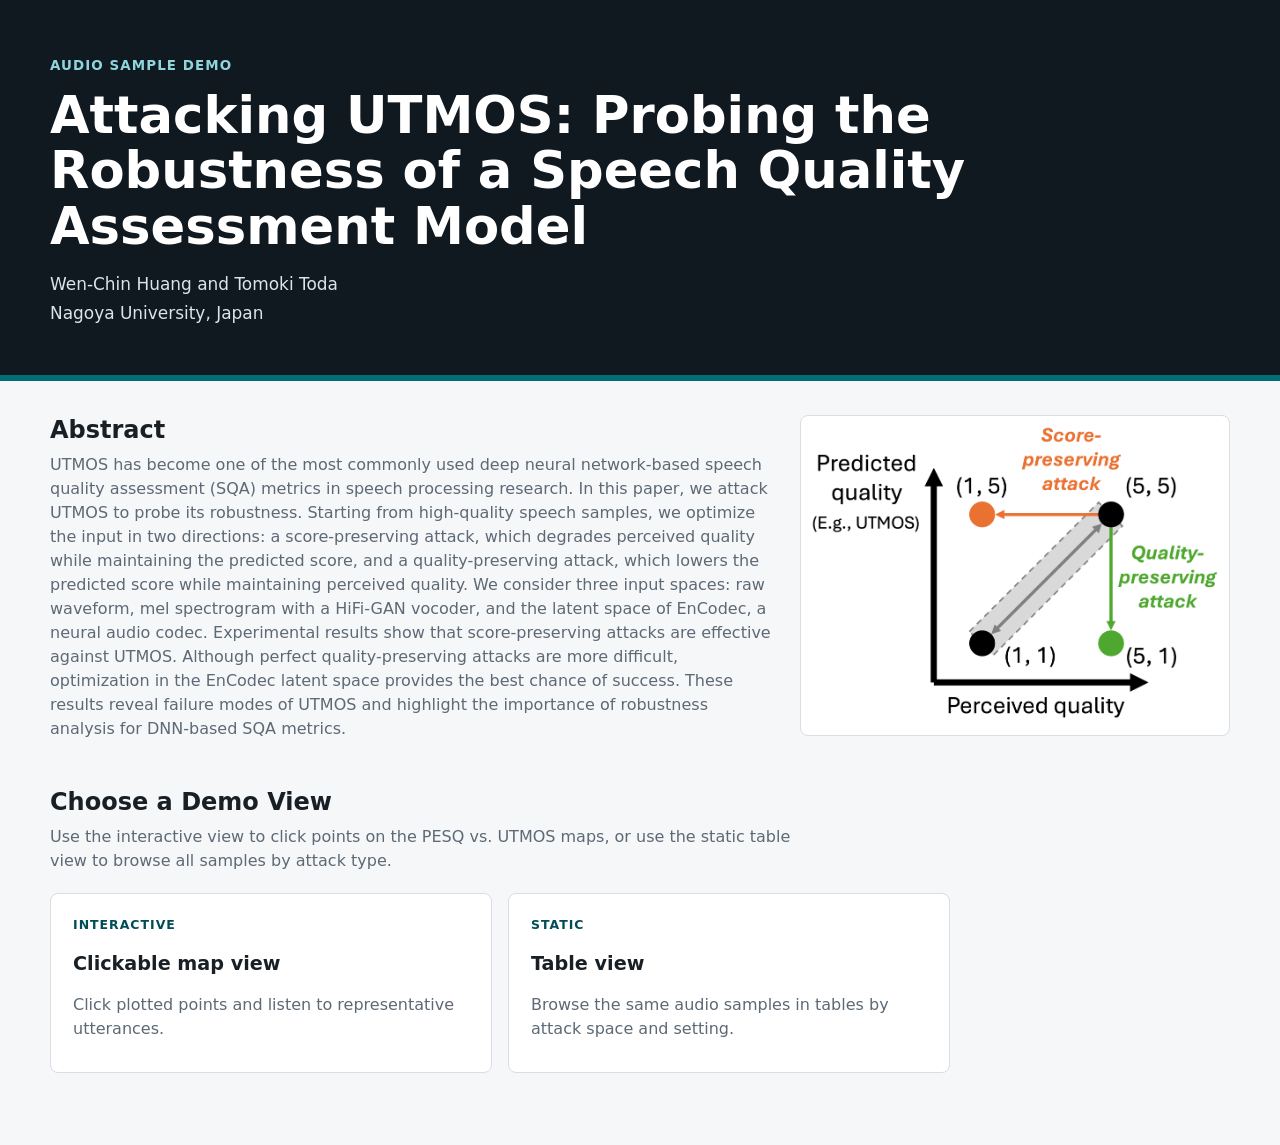
<file: index.html>
<!doctype html>
<html lang="en">
  <head>
    <meta charset="utf-8">
    <meta name="viewport" content="width=device-width, initial-scale=1">
    <title>Attacking UTMOS Audio Demo</title>
    <link rel="stylesheet" href="styles.css">
  </head>
  <body class="entry-page">
    <header class="site-header">
      <div class="container">
        <p class="eyebrow">Audio sample demo</p>
        <h1>Attacking UTMOS: Probing the Robustness of a Speech Quality Assessment Model</h1>
        <p class="authors">Wen-Chin Huang and Tomoki Toda</p>
        <p class="affiliation">Nagoya University, Japan</p>
      </div>
    </header>

    <main class="container">
      <section class="landing-overview" aria-labelledby="abstract-title">
        <div class="landing-copy">
          <h2 id="abstract-title">Abstract</h2>
          <p>
            UTMOS has become one of the most commonly used deep neural network-based speech quality assessment (SQA) metrics in speech processing research. In this paper, we attack UTMOS to probe its robustness. Starting from high-quality speech samples, we optimize the input in two directions: a score-preserving attack, which degrades perceived quality while maintaining the predicted score, and a quality-preserving attack, which lowers the predicted score while maintaining perceived quality. We consider three input spaces: raw waveform, mel spectrogram with a HiFi-GAN vocoder, and the latent space of EnCodec, a neural audio codec. Experimental results show that score-preserving attacks are effective against UTMOS. Although perfect quality-preserving attacks are more difficult, optimization in the EnCodec latent space provides the best chance of success. These results reveal failure modes of UTMOS and highlight the importance of robustness analysis for DNN-based SQA metrics.
          </p>
        </div>
        <figure class="landing-figure">
          <img src="assets/illustration.png" alt="Overview illustration of attacks against UTMOS">
        </figure>
      </section>

      <section class="entry-intro" aria-labelledby="entry-title">
        <h2 id="entry-title">Choose a Demo View</h2>
        <p>
          Use the interactive view to click points on the PESQ vs. UTMOS maps, or use the static table view to browse all samples by attack type.
        </p>
      </section>

      <nav class="entry-options" aria-label="Demo view choices">
        <a class="entry-option" href="interactive.html">
          <span class="entry-option-kicker">Interactive</span>
          <strong>Clickable map view</strong>
          <span>Click plotted points and listen to representative utterances.</span>
        </a>
        <a class="entry-option" href="static.html">
          <span class="entry-option-kicker">Static</span>
          <strong>Table view</strong>
          <span>Browse the same audio samples in tables by attack space and setting.</span>
        </a>
      </nav>
    </main>
  </body>
</html>
</file>
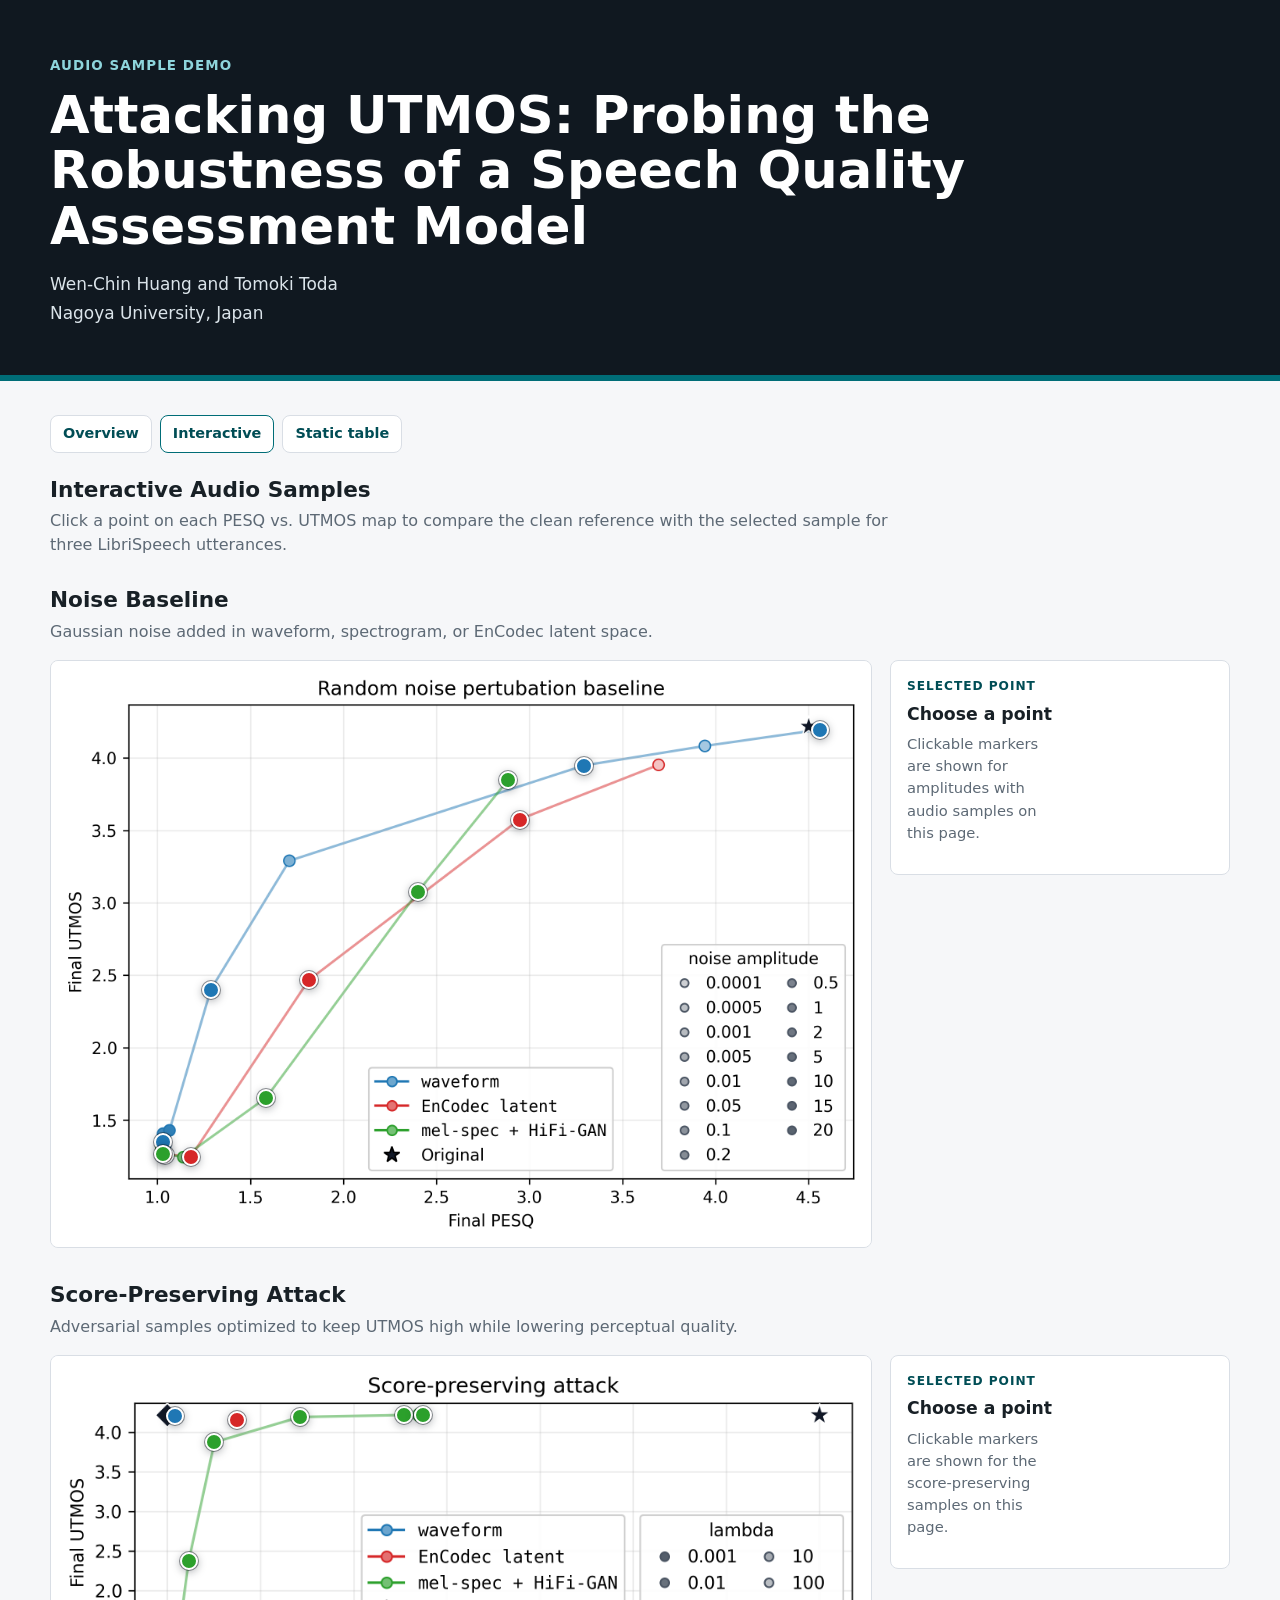
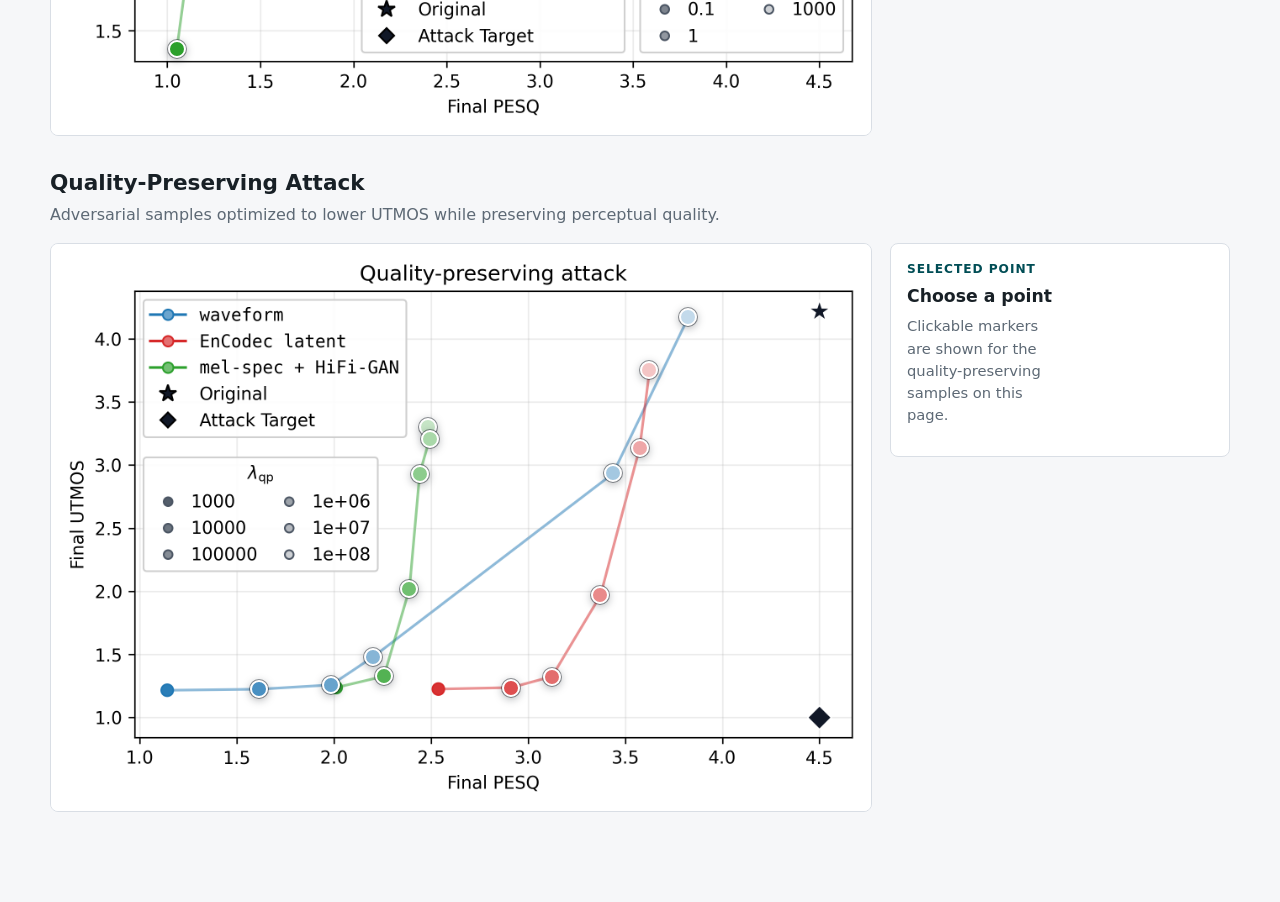
<file: interactive.html>
<!doctype html>
<html lang="en">
  <head>
    <meta charset="utf-8">
    <meta name="viewport" content="width=device-width, initial-scale=1">
    <title>Attacking UTMOS Interactive Demo</title>
    <link rel="stylesheet" href="styles.css">
  </head>
  <body class="interactive-page">
    <header class="site-header">
      <div class="container">
        <p class="eyebrow">Audio sample demo</p>
        <h1>Attacking UTMOS: Probing the Robustness of a Speech Quality Assessment Model</h1>
        <p class="authors">Wen-Chin Huang and Tomoki Toda</p>
        <p class="affiliation">Nagoya University, Japan</p>
      </div>
    </header>

    <main class="container">
      <nav class="view-nav" aria-label="Demo navigation">
        <a href="index.html">Overview</a>
        <a href="interactive.html" aria-current="page">Interactive</a>
        <a href="static.html">Static table</a>
      </nav>
      <section class="intro" aria-labelledby="interactive-samples-title">
        <h2 id="interactive-samples-title">Interactive Audio Samples</h2>
        <p>
          Click a point on each PESQ vs. UTMOS map to compare the clean reference with the selected sample for three LibriSpeech utterances.
        </p>
      </section>

      <section class="interactive-figure" aria-labelledby="interactive-title">
        <div class="section-heading">
          <h2 id="interactive-title">Noise Baseline</h2>
          <p>
            Gaussian noise added in waveform, spectrogram, or EnCodec latent space.
          </p>
        </div>
        <div class="figure-demo">
          <div class="figure-stage" id="figure-stage">
            <img
              src="assets/noise-baseline-pesq-utmos.png"
              alt="PESQ versus UTMOS scatter plot for random noise perturbation baseline"
            >
            <div class="marker-layer" id="marker-layer" aria-label="Clickable plotted points"></div>
          </div>
          <aside class="point-panel" id="point-panel" aria-live="polite">
            <p class="panel-kicker">Selected point</p>
            <h3>Choose a point</h3>
            <div class="panel-meta">Clickable markers are shown for amplitudes with audio samples on this page.</div>
            <div id="point-audio-list" class="point-audio-list"></div>
          </aside>
        </div>
      </section>

      <section class="interactive-figure" aria-labelledby="score-interactive-title">
        <div class="section-heading">
          <h2 id="score-interactive-title">Score-Preserving Attack</h2>
          <p>
            Adversarial samples optimized to keep UTMOS high while lowering perceptual quality.
          </p>
        </div>
        <div class="figure-demo">
          <div class="figure-stage" id="score-figure-stage">
            <img
              src="assets/score-preserve-pesq-utmos.png"
              alt="PESQ versus UTMOS scatter plot for score-preserving attacks"
            >
            <div class="marker-layer" id="score-marker-layer" aria-label="Clickable score-preserving attack points"></div>
          </div>
          <aside class="point-panel" id="score-point-panel" aria-live="polite">
            <p class="panel-kicker">Selected point</p>
            <h3>Choose a point</h3>
            <div class="panel-meta">Clickable markers are shown for the score-preserving samples on this page.</div>
            <div id="score-point-audio-list" class="point-audio-list"></div>
          </aside>
        </div>
      </section>

      <section class="interactive-figure" aria-labelledby="quality-interactive-title">
        <div class="section-heading">
          <h2 id="quality-interactive-title">Quality-Preserving Attack</h2>
          <p>
            Adversarial samples optimized to lower UTMOS while preserving perceptual quality.
          </p>
        </div>
        <div class="figure-demo">
          <div class="figure-stage" id="quality-figure-stage">
            <img
              src="assets/quality-preserve-pesq-utmos.png"
              alt="PESQ versus UTMOS scatter plot for quality-preserving attacks"
            >
            <div class="marker-layer" id="quality-marker-layer" aria-label="Clickable quality-preserving attack points"></div>
          </div>
          <aside class="point-panel" id="quality-point-panel" aria-live="polite">
            <p class="panel-kicker">Selected point</p>
            <h3>Choose a point</h3>
            <div class="panel-meta">Clickable markers are shown for the quality-preserving samples on this page.</div>
            <div id="quality-point-audio-list" class="point-audio-list"></div>
          </aside>
        </div>
      </section>

    </main>

    <script src="assets/noise-baseline-points.js"></script>
    <script src="assets/score-preserve-points.js"></script>
    <script src="assets/quality-preserve-points.js"></script>
    <script>
      const sampleIds = [
        "1089-134686-0007",
        "260-123286-0001",
        "3575-170457-0010",
      ];

      const noiseBaselineRoot = "audio/noise-baseline";
      const displayedNoiseAmplitudes = {
        waveform: new Set(["0.0001", "0.001", "0.01", "0.1"]),
        spectrogram: new Set(["0.1", "0.5", "1", "5"]),
        encodec: new Set(["0.5", "1", "2", "5"]),
      };

      const pointPanel = document.querySelector("#point-panel");
      const pointAudioList = document.querySelector("#point-audio-list");
      const markerLayer = document.querySelector("#marker-layer");
      const scorePointPanel = document.querySelector("#score-point-panel");
      const scorePointAudioList = document.querySelector("#score-point-audio-list");
      const scoreMarkerLayer = document.querySelector("#score-marker-layer");
      const qualityPointPanel = document.querySelector("#quality-point-panel");
      const qualityPointAudioList = document.querySelector("#quality-point-audio-list");
      const qualityMarkerLayer = document.querySelector("#quality-marker-layer");

      function audioBlock(src, label) {
        const wrapper = document.createElement("div");
        wrapper.className = "audio-cell";

        const text = document.createElement("span");
        text.textContent = label;

        const audio = document.createElement("audio");
        audio.controls = true;
        audio.preload = "none";
        audio.src = src;

        wrapper.append(text, audio);
        return wrapper;
      }

      function metricChip(label, value) {
        const chip = document.createElement("div");
        chip.className = "metric-chip";

        const chipLabel = document.createElement("span");
        chipLabel.className = "metric-label";
        chipLabel.textContent = label;

        const chipValue = document.createElement("strong");
        chipValue.textContent = value;

        chip.append(chipLabel, chipValue);
        return chip;
      }

      function spaceLabel(folder) {
        return {
          waveform: "Waveform",
          spectrogram: "Spectrogram",
          encodec: "EnCodec",
        }[folder] || folder;
      }

      function renderPointMetrics(panel, point, parameterLabel, parameterValue) {
        const metrics = panel.querySelector(".panel-meta");
        metrics.style.setProperty("--chip-color", point.color);
        metrics.replaceChildren(
          metricChip("Space", spaceLabel(point.folder)),
          metricChip(parameterLabel, parameterValue),
          metricChip("PESQ", point.pesq),
          metricChip("UTMOS", point.utmos),
        );
      }

      function selectPoint(point, button) {
        for (const marker of markerLayer.querySelectorAll(".figure-marker")) {
          marker.classList.toggle("is-active", marker === button);
        }

        pointPanel.querySelector("h3").textContent = point.label;
        renderPointMetrics(pointPanel, point, "Amplitude", point.amplitude);
        pointAudioList.replaceChildren();

        const baseHeader = document.createElement("div");
        baseHeader.className = "point-audio-heading";
        baseHeader.textContent = "Representative utterances";
        pointAudioList.append(baseHeader);

        for (const sampleId of sampleIds) {
          const item = document.createElement("div");
          item.className = "point-audio-item";

          const sampleLabel = document.createElement("strong");
          sampleLabel.textContent = sampleId;

          const base = `${noiseBaselineRoot}/${point.folder}/${sampleId}`;
          item.append(
            sampleLabel,
            audioBlock(`${base}/original.wav`, "Clean"),
            audioBlock(`${base}/noise_amp_${point.amplitude}.wav`, `Noisy amp. ${point.amplitude}`),
          );
          pointAudioList.append(item);
        }
      }

      for (const point of window.NOISE_BASELINE_POINTS || []) {
        if (!displayedNoiseAmplitudes[point.folder]?.has(point.amplitude)) {
          continue;
        }

        const marker = document.createElement("button");
        marker.className = "figure-marker";
        marker.type = "button";
        marker.style.left = `${point.x}%`;
        marker.style.top = `${point.y}%`;
        marker.style.setProperty("--marker-color", point.color);
        marker.setAttribute(
          "aria-label",
          `${point.label}, amplitude ${point.amplitude}, PESQ ${point.pesq}, UTMOS ${point.utmos}`,
        );
        marker.addEventListener("click", () => selectPoint(point, marker));
        markerLayer.append(marker);
      }

      function lambdaDir(lambdaValue) {
        return `lambda-${lambdaValue.replace(".", "p")}`;
      }

      function selectScorePoint(point, button) {
        for (const marker of scoreMarkerLayer.querySelectorAll(".figure-marker")) {
          marker.classList.toggle("is-active", marker === button);
        }

        scorePointPanel.querySelector("h3").textContent = point.label;
        renderPointMetrics(scorePointPanel, point, "Lambda", point.lambda);
        scorePointAudioList.replaceChildren();

        const baseHeader = document.createElement("div");
        baseHeader.className = "point-audio-heading";
        baseHeader.textContent = "Representative utterances";
        scorePointAudioList.append(baseHeader);

        for (const sampleId of sampleIds) {
          const item = document.createElement("div");
          item.className = "point-audio-item";

          const sampleLabel = document.createElement("strong");
          sampleLabel.textContent = sampleId;

          const base = `audio/score-preserve/${point.folder}/${point.lambdaDir}/${sampleId}`;
          item.append(
            sampleLabel,
            audioBlock(`${base}/original.wav`, "Clean"),
            audioBlock(`${base}/final_adv.wav`, `Attack lambda ${point.lambda}`),
          );
          scorePointAudioList.append(item);
        }
      }

      for (const point of window.SCORE_PRESERVE_POINTS || []) {
        const marker = document.createElement("button");
        marker.className = "figure-marker";
        marker.type = "button";
        marker.style.left = `${point.x}%`;
        marker.style.top = `${point.y}%`;
        marker.style.setProperty("--marker-color", point.color);
        marker.setAttribute(
          "aria-label",
          `${point.label}, lambda ${point.lambda}, PESQ ${point.pesq}, UTMOS ${point.utmos}`,
        );
        marker.addEventListener("click", () => selectScorePoint(point, marker));
        scoreMarkerLayer.append(marker);
      }

      function selectQualityPoint(point, button) {
        for (const marker of qualityMarkerLayer.querySelectorAll(".figure-marker")) {
          marker.classList.toggle("is-active", marker === button);
        }

        qualityPointPanel.querySelector("h3").textContent = point.label;
        renderPointMetrics(qualityPointPanel, point, "Lambda", point.lambda);
        qualityPointAudioList.replaceChildren();

        const baseHeader = document.createElement("div");
        baseHeader.className = "point-audio-heading";
        baseHeader.textContent = "Representative utterances";
        qualityPointAudioList.append(baseHeader);

        for (const sampleId of sampleIds) {
          const item = document.createElement("div");
          item.className = "point-audio-item";

          const sampleLabel = document.createElement("strong");
          sampleLabel.textContent = sampleId;

          const base = `audio/quality-preserve/${point.folder}/${point.lambdaDir}/${sampleId}`;
          item.append(
            sampleLabel,
            audioBlock(`${base}/original.wav`, "Clean"),
            audioBlock(`${base}/final_adv.wav`, `Attack lambda ${point.lambda}`),
          );
          qualityPointAudioList.append(item);
        }
      }

      for (const point of window.QUALITY_PRESERVE_POINTS || []) {
        const marker = document.createElement("button");
        marker.className = "figure-marker";
        marker.type = "button";
        marker.style.left = `${point.x}%`;
        marker.style.top = `${point.y}%`;
        marker.style.setProperty("--marker-color", point.color);
        marker.setAttribute(
          "aria-label",
          `${point.label}, lambda ${point.lambda}, PESQ ${point.pesq}, UTMOS ${point.utmos}`,
        );
        marker.addEventListener("click", () => selectQualityPoint(point, marker));
        qualityMarkerLayer.append(marker);
      }

    </script>
  </body>
</html>
</file>
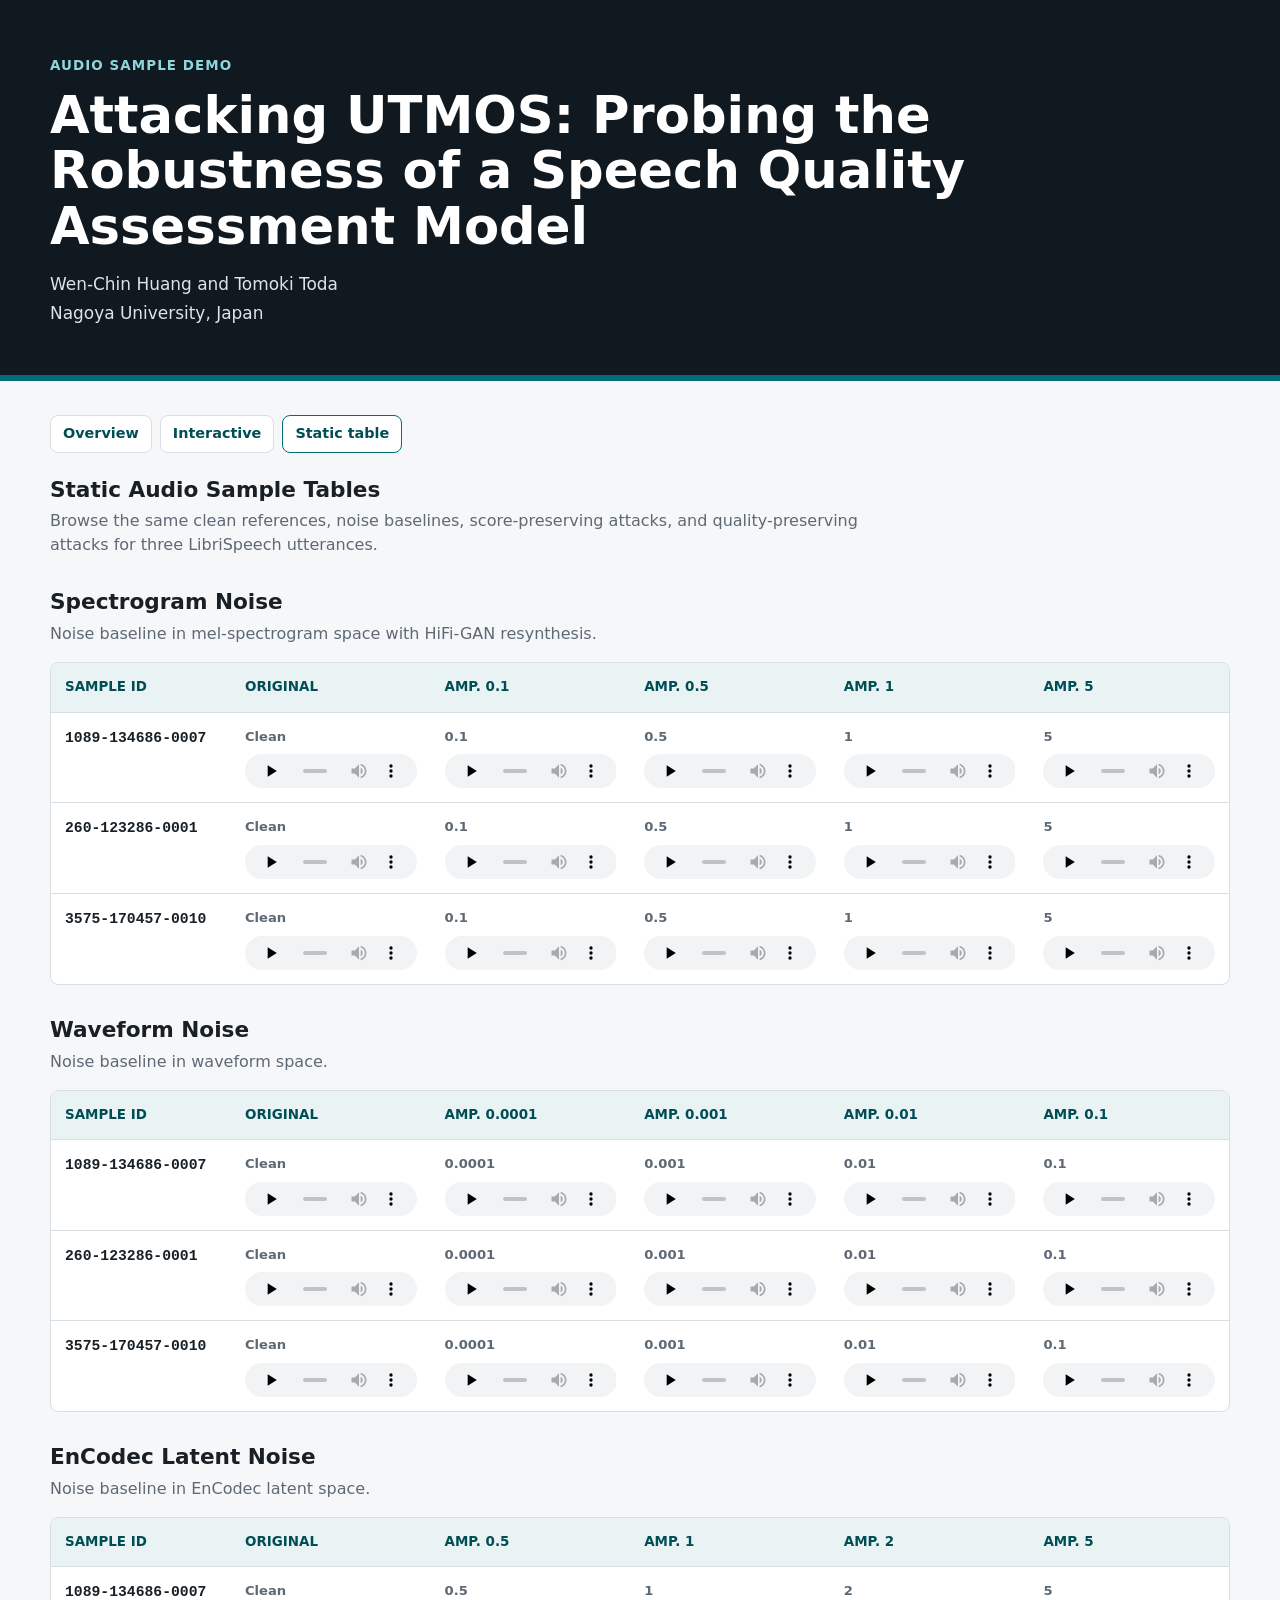
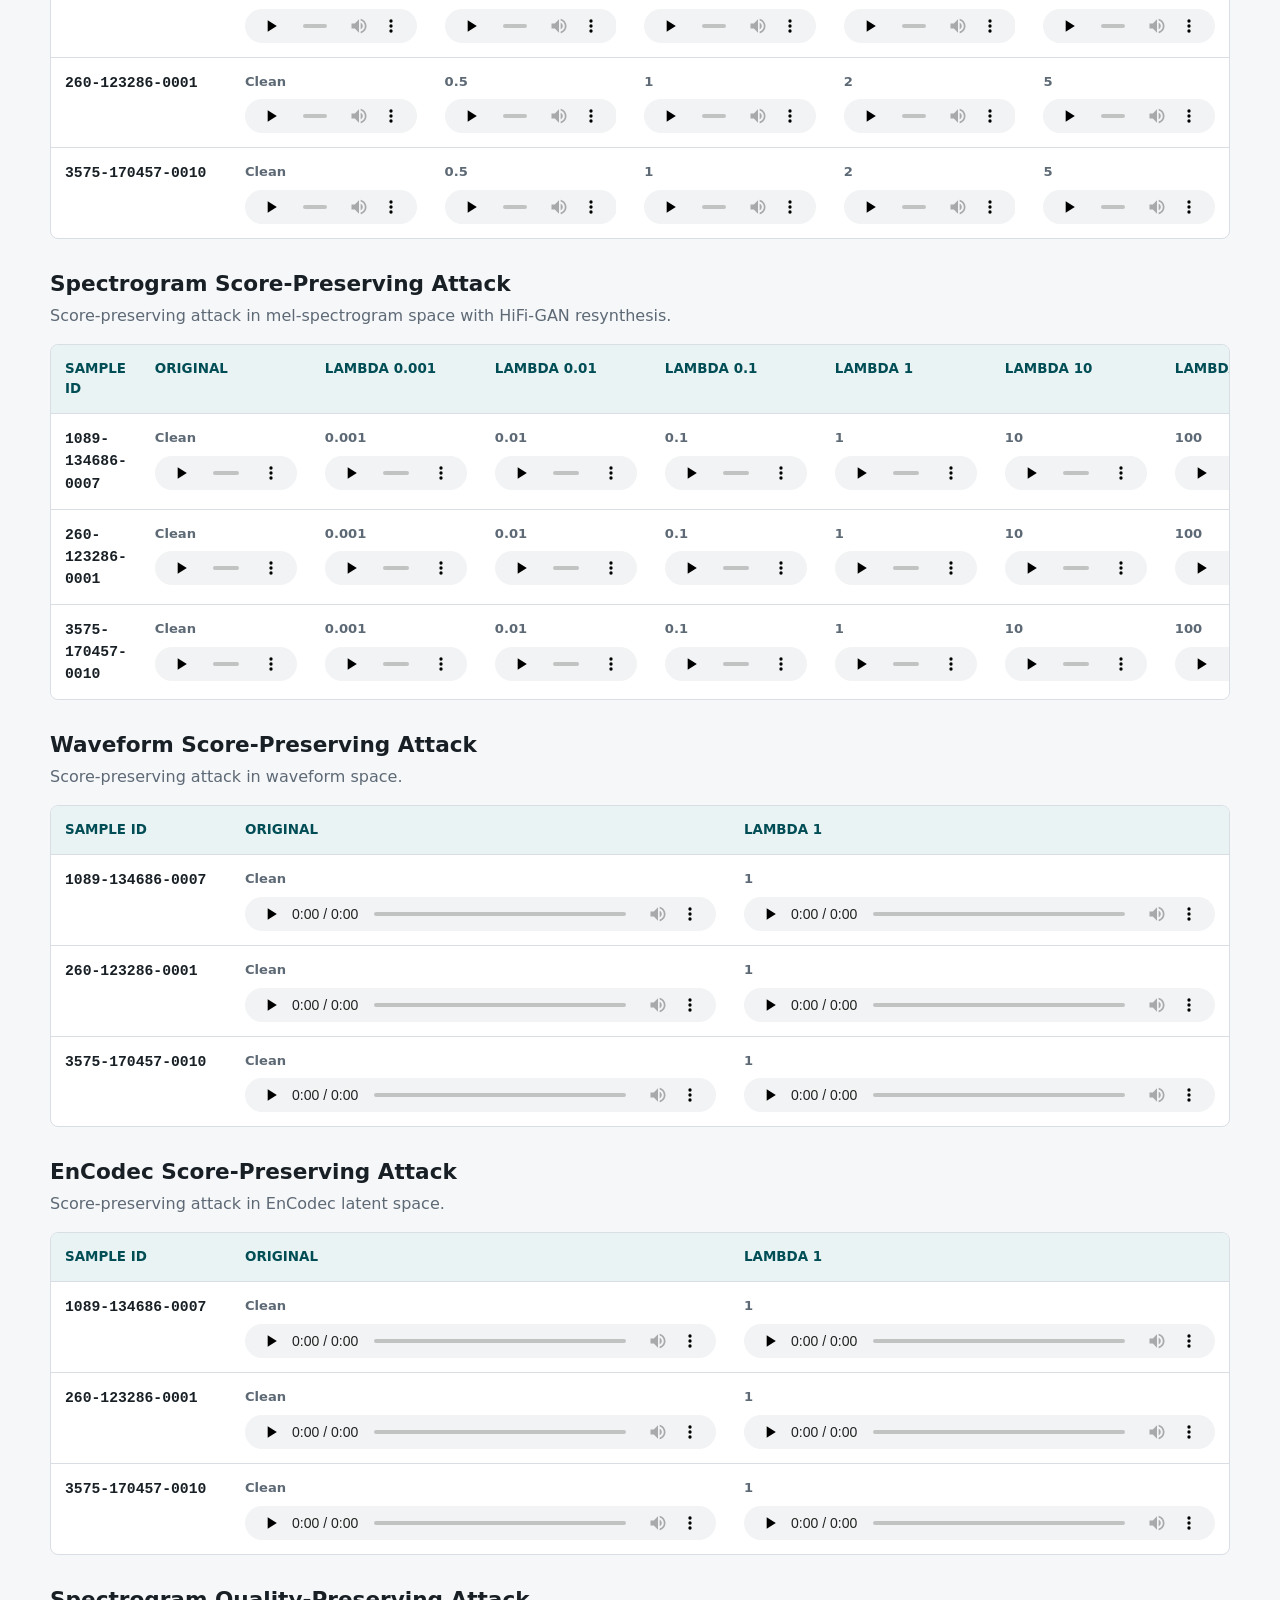
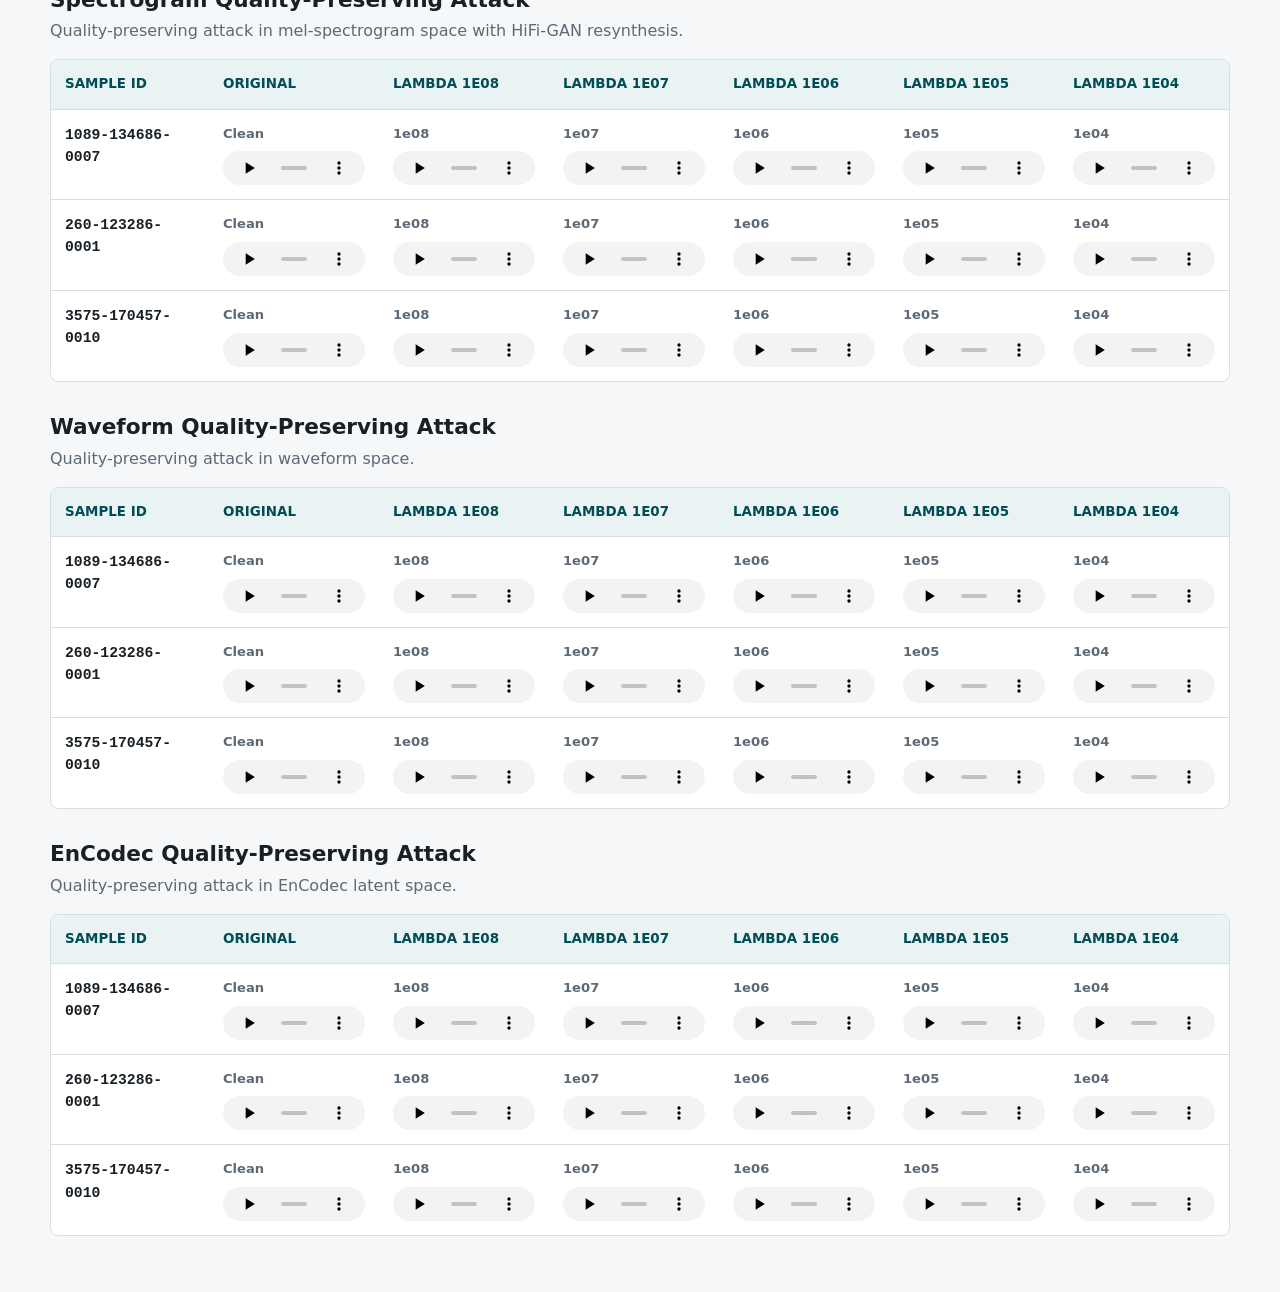
<file: static.html>
<!doctype html>
<html lang="en">
  <head>
    <meta charset="utf-8">
    <meta name="viewport" content="width=device-width, initial-scale=1">
    <title>Attacking UTMOS Static Table Demo</title>
    <link rel="stylesheet" href="styles.css">
  </head>
  <body class="static-page">
    <header class="site-header">
      <div class="container">
        <p class="eyebrow">Audio sample demo</p>
        <h1>Attacking UTMOS: Probing the Robustness of a Speech Quality Assessment Model</h1>
        <p class="authors">Wen-Chin Huang and Tomoki Toda</p>
        <p class="affiliation">Nagoya University, Japan</p>
      </div>
    </header>

    <main class="container">
      <nav class="view-nav" aria-label="Demo navigation">
        <a href="index.html">Overview</a>
        <a href="interactive.html">Interactive</a>
        <a href="static.html" aria-current="page">Static table</a>
      </nav>
      <section class="intro" aria-labelledby="noise-baseline-title">
        <h2 id="noise-baseline-title">Static Audio Sample Tables</h2>
        <p>
          Browse the same clean references, noise baselines, score-preserving attacks, and quality-preserving attacks for three LibriSpeech utterances.
        </p>
      </section>

      <section class="interactive-figure" aria-labelledby="interactive-title">
        <div class="section-heading">
          <h2 id="interactive-title">Noise Baseline</h2>
          <p>
            Gaussian noise added in waveform, spectrogram, or EnCodec latent space.
          </p>
        </div>
        <div class="figure-demo">
          <div class="figure-stage" id="figure-stage">
            <img
              src="assets/noise-baseline-pesq-utmos.png"
              alt="PESQ versus UTMOS scatter plot for random noise perturbation baseline"
            >
            <div class="marker-layer" id="marker-layer" aria-label="Clickable plotted points"></div>
          </div>
          <aside class="point-panel" id="point-panel" aria-live="polite">
            <p class="panel-kicker">Selected point</p>
            <h3>Choose a point</h3>
            <p class="panel-meta">Clickable markers are shown for amplitudes with audio samples on this page.</p>
            <div id="point-audio-list" class="point-audio-list"></div>
          </aside>
        </div>
      </section>

      <section class="interactive-figure" aria-labelledby="score-interactive-title">
        <div class="section-heading">
          <h2 id="score-interactive-title">Score-Preserving Attack</h2>
          <p>
            Adversarial samples optimized to keep UTMOS high while lowering perceptual quality.
          </p>
        </div>
        <div class="figure-demo">
          <div class="figure-stage" id="score-figure-stage">
            <img
              src="assets/score-preserve-pesq-utmos.png"
              alt="PESQ versus UTMOS scatter plot for score-preserving attacks"
            >
            <div class="marker-layer" id="score-marker-layer" aria-label="Clickable score-preserving attack points"></div>
          </div>
          <aside class="point-panel" id="score-point-panel" aria-live="polite">
            <p class="panel-kicker">Selected point</p>
            <h3>Choose a point</h3>
            <p class="panel-meta">Clickable markers are shown for the score-preserving samples on this page.</p>
            <div id="score-point-audio-list" class="point-audio-list"></div>
          </aside>
        </div>
      </section>

      <section class="interactive-figure" aria-labelledby="quality-interactive-title">
        <div class="section-heading">
          <h2 id="quality-interactive-title">Quality-Preserving Attack</h2>
          <p>
            Adversarial samples optimized to lower UTMOS while preserving perceptual quality.
          </p>
        </div>
        <div class="figure-demo">
          <div class="figure-stage" id="quality-figure-stage">
            <img
              src="assets/quality-preserve-pesq-utmos.png"
              alt="PESQ versus UTMOS scatter plot for quality-preserving attacks"
            >
            <div class="marker-layer" id="quality-marker-layer" aria-label="Clickable quality-preserving attack points"></div>
          </div>
          <aside class="point-panel" id="quality-point-panel" aria-live="polite">
            <p class="panel-kicker">Selected point</p>
            <h3>Choose a point</h3>
            <p class="panel-meta">Clickable markers are shown for the quality-preserving samples on this page.</p>
            <div id="quality-point-audio-list" class="point-audio-list"></div>
          </aside>
        </div>
      </section>


      <div id="demo-root"></div>
      <div id="score-demo-root"></div>
      <div id="quality-demo-root"></div>
    </main>

    <template id="sample-table-template">
      <section class="attack-section">
        <div class="section-heading">
          <h2></h2>
          <p></p>
        </div>
        <div class="table-wrap">
          <table>
            <thead>
              <tr>
                <th scope="col">Sample ID</th>
                <th scope="col">Original</th>
              </tr>
            </thead>
            <tbody></tbody>
          </table>
        </div>
      </section>
    </template>

    <script src="assets/noise-baseline-points.js"></script>
    <script src="assets/score-preserve-points.js"></script>
    <script src="assets/quality-preserve-points.js"></script>
    <script>
      const sampleIds = [
        "1089-134686-0007",
        "260-123286-0001",
        "3575-170457-0010",
      ];

      const demoGroups = [
        {
          title: "Spectrogram Noise",
          description: "Noise baseline in mel-spectrogram space with HiFi-GAN resynthesis.",
          folder: "spectrogram",
          amplitudes: ["0.1", "0.5", "1", "5"],
        },
        {
          title: "Waveform Noise",
          description: "Noise baseline in waveform space.",
          folder: "waveform",
          amplitudes: ["0.0001", "0.001", "0.01", "0.1"],
        },
        {
          title: "EnCodec Latent Noise",
          description: "Noise baseline in EnCodec latent space.",
          folder: "encodec",
          amplitudes: ["0.5", "1", "2", "5"],
        },
      ];

      const scoreGroups = [
        {
          title: "Spectrogram Score-Preserving Attack",
          description: "Score-preserving attack in mel-spectrogram space with HiFi-GAN resynthesis.",
          folder: "spectrogram",
          lambdas: ["0.001", "0.01", "0.1", "1", "10", "100"],
        },
        {
          title: "Waveform Score-Preserving Attack",
          description: "Score-preserving attack in waveform space.",
          folder: "waveform",
          lambdas: ["1"],
        },
        {
          title: "EnCodec Score-Preserving Attack",
          description: "Score-preserving attack in EnCodec latent space.",
          folder: "encodec",
          lambdas: ["1"],
        },
      ];

      const qualityGroups = [
        {
          title: "Spectrogram Quality-Preserving Attack",
          description: "Quality-preserving attack in mel-spectrogram space with HiFi-GAN resynthesis.",
          folder: "spectrogram",
          lambdas: ["1e08", "1e07", "1e06", "1e05", "1e04"],
        },
        {
          title: "Waveform Quality-Preserving Attack",
          description: "Quality-preserving attack in waveform space.",
          folder: "waveform",
          lambdas: ["1e08", "1e07", "1e06", "1e05", "1e04"],
        },
        {
          title: "EnCodec Quality-Preserving Attack",
          description: "Quality-preserving attack in EnCodec latent space.",
          folder: "encodec",
          lambdas: ["1e08", "1e07", "1e06", "1e05", "1e04"],
        },
      ];

      const root = document.querySelector("#demo-root");
      const template = document.querySelector("#sample-table-template");
      const pointPanel = document.querySelector("#point-panel");
      const pointAudioList = document.querySelector("#point-audio-list");
      const markerLayer = document.querySelector("#marker-layer");
      const scoreRoot = document.querySelector("#score-demo-root");
      const qualityRoot = document.querySelector("#quality-demo-root");
      const scorePointPanel = document.querySelector("#score-point-panel");
      const scorePointAudioList = document.querySelector("#score-point-audio-list");
      const scoreMarkerLayer = document.querySelector("#score-marker-layer");

      function audioCell(src, label) {
        const cell = document.createElement("td");
        const wrapper = document.createElement("div");
        wrapper.className = "audio-cell";

        const text = document.createElement("span");
        text.textContent = label;

        const audio = document.createElement("audio");
        audio.controls = true;
        audio.preload = "none";
        audio.src = src;

        wrapper.append(text, audio);
        cell.append(wrapper);
        return cell;
      }

      function audioBlock(src, label) {
        const wrapper = document.createElement("div");
        wrapper.className = "audio-cell";

        const text = document.createElement("span");
        text.textContent = label;

        const audio = document.createElement("audio");
        audio.controls = true;
        audio.preload = "none";
        audio.src = src;

        wrapper.append(text, audio);
        return wrapper;
      }

      function selectPoint(point, button) {
        for (const marker of markerLayer.querySelectorAll(".figure-marker")) {
          marker.classList.toggle("is-active", marker === button);
        }

        pointPanel.querySelector("h3").textContent = `${point.label}, amplitude ${point.amplitude}`;
        pointPanel.querySelector(".panel-meta").textContent =
          `Mean PESQ ${point.pesq}, mean UTMOS ${point.utmos}, ${point.count} evaluated samples.`;
        pointAudioList.replaceChildren();

        const baseHeader = document.createElement("div");
        baseHeader.className = "point-audio-heading";
        baseHeader.textContent = "Representative utterances";
        pointAudioList.append(baseHeader);

        for (const sampleId of sampleIds) {
          const item = document.createElement("div");
          item.className = "point-audio-item";

          const sampleLabel = document.createElement("strong");
          sampleLabel.textContent = sampleId;

          const base = `audio/noise-baseline/${point.folder}/${sampleId}`;
          item.append(
            sampleLabel,
            audioBlock(`${base}/original.wav`, "Clean"),
            audioBlock(`${base}/noise_amp_${point.amplitude}.wav`, `Noisy amp. ${point.amplitude}`),
          );
          pointAudioList.append(item);
        }
      }

      for (const point of window.NOISE_BASELINE_POINTS || []) {
        const marker = document.createElement("button");
        marker.className = "figure-marker";
        marker.type = "button";
        marker.style.left = `${point.x}%`;
        marker.style.top = `${point.y}%`;
        marker.style.setProperty("--marker-color", point.color);
        marker.setAttribute(
          "aria-label",
          `${point.label}, amplitude ${point.amplitude}, PESQ ${point.pesq}, UTMOS ${point.utmos}`,
        );
        marker.addEventListener("click", () => selectPoint(point, marker));
        markerLayer.append(marker);
      }

      function lambdaDir(lambdaValue) {
        return `lambda-${lambdaValue.replace(".", "p")}`;
      }

      function selectScorePoint(point, button) {
        for (const marker of scoreMarkerLayer.querySelectorAll(".figure-marker")) {
          marker.classList.toggle("is-active", marker === button);
        }

        scorePointPanel.querySelector("h3").textContent = `${point.label}, lambda ${point.lambda}`;
        scorePointPanel.querySelector(".panel-meta").textContent =
          `Mean PESQ ${point.pesq}, mean UTMOS ${point.utmos}, ${point.count} evaluated samples.`;
        scorePointAudioList.replaceChildren();

        const baseHeader = document.createElement("div");
        baseHeader.className = "point-audio-heading";
        baseHeader.textContent = "Representative utterances";
        scorePointAudioList.append(baseHeader);

        for (const sampleId of sampleIds) {
          const item = document.createElement("div");
          item.className = "point-audio-item";

          const sampleLabel = document.createElement("strong");
          sampleLabel.textContent = sampleId;

          const base = `audio/score-preserve/${point.folder}/${point.lambdaDir}/${sampleId}`;
          item.append(
            sampleLabel,
            audioBlock(`${base}/original.wav`, "Clean"),
            audioBlock(`${base}/final_adv.wav`, `Attack lambda ${point.lambda}`),
          );
          scorePointAudioList.append(item);
        }
      }

      for (const point of window.SCORE_PRESERVE_POINTS || []) {
        const marker = document.createElement("button");
        marker.className = "figure-marker";
        marker.type = "button";
        marker.style.left = `${point.x}%`;
        marker.style.top = `${point.y}%`;
        marker.style.setProperty("--marker-color", point.color);
        marker.setAttribute(
          "aria-label",
          `${point.label}, lambda ${point.lambda}, PESQ ${point.pesq}, UTMOS ${point.utmos}`,
        );
        marker.addEventListener("click", () => selectScorePoint(point, marker));
        scoreMarkerLayer.append(marker);
      }

      for (const group of demoGroups) {
        const section = template.content.cloneNode(true);
        const heading = section.querySelector("h2");
        const description = section.querySelector(".section-heading p");
        const headerRow = section.querySelector("thead tr");
        const body = section.querySelector("tbody");

        heading.textContent = group.title;
        description.textContent = group.description;

        for (const amp of group.amplitudes) {
          const th = document.createElement("th");
          th.scope = "col";
          th.textContent = `Amp. ${amp}`;
          headerRow.append(th);
        }

        for (const sampleId of sampleIds) {
          const row = document.createElement("tr");
          const sampleHeader = document.createElement("th");
          sampleHeader.scope = "row";
          sampleHeader.textContent = sampleId;
          row.append(sampleHeader);

          const base = `audio/noise-baseline/${group.folder}/${sampleId}`;
          row.append(audioCell(`${base}/original.wav`, "Clean"));

          for (const amp of group.amplitudes) {
            row.append(audioCell(`${base}/noise_amp_${amp}.wav`, amp));
          }

          body.append(row);
        }

        root.append(section);
      }

      for (const group of scoreGroups) {
        const section = template.content.cloneNode(true);
        const heading = section.querySelector("h2");
        const description = section.querySelector(".section-heading p");
        const headerRow = section.querySelector("thead tr");
        const body = section.querySelector("tbody");

        heading.textContent = group.title;
        description.textContent = group.description;

        for (const lambdaValue of group.lambdas) {
          const th = document.createElement("th");
          th.scope = "col";
          th.textContent = `Lambda ${lambdaValue}`;
          headerRow.append(th);
        }

        for (const sampleId of sampleIds) {
          const row = document.createElement("tr");
          const sampleHeader = document.createElement("th");
          sampleHeader.scope = "row";
          sampleHeader.textContent = sampleId;
          row.append(sampleHeader);

          const originalBase = `audio/score-preserve/${group.folder}/${lambdaDir(group.lambdas[0])}/${sampleId}`;
          row.append(audioCell(`${originalBase}/original.wav`, "Clean"));

          for (const lambdaValue of group.lambdas) {
            const base = `audio/score-preserve/${group.folder}/${lambdaDir(lambdaValue)}/${sampleId}`;
            row.append(audioCell(`${base}/final_adv.wav`, lambdaValue));
          }

          body.append(row);
        }

        scoreRoot.append(section);
      }

      for (const group of qualityGroups) {
        const section = template.content.cloneNode(true);
        const heading = section.querySelector("h2");
        const description = section.querySelector(".section-heading p");
        const headerRow = section.querySelector("thead tr");
        const body = section.querySelector("tbody");

        heading.textContent = group.title;
        description.textContent = group.description;

        for (const lambdaValue of group.lambdas) {
          const th = document.createElement("th");
          th.scope = "col";
          th.textContent = `Lambda ${lambdaValue}`;
          headerRow.append(th);
        }

        for (const sampleId of sampleIds) {
          const row = document.createElement("tr");
          const sampleHeader = document.createElement("th");
          sampleHeader.scope = "row";
          sampleHeader.textContent = sampleId;
          row.append(sampleHeader);

          const originalBase = `audio/quality-preserve/${group.folder}/${lambdaDir(group.lambdas[0])}/${sampleId}`;
          row.append(audioCell(`${originalBase}/original.wav`, "Clean"));

          for (const lambdaValue of group.lambdas) {
            const base = `audio/quality-preserve/${group.folder}/${lambdaDir(lambdaValue)}/${sampleId}`;
            row.append(audioCell(`${base}/final_adv.wav`, lambdaValue));
          }

          body.append(row);
        }

        qualityRoot.append(section);
      }

    </script>
  </body>
</html>
</file>
<file: styles.css>
:root {
  color-scheme: light;
  --bg: #f6f7f9;
  --panel: #ffffff;
  --ink: #182026;
  --muted: #5d6975;
  --line: #d9dee5;
  --accent: #006d77;
  --accent-strong: #004d55;
  --table-head: #e9f3f4;
}

* {
  box-sizing: border-box;
}

body {
  margin: 0;
  background: var(--bg);
  color: var(--ink);
  font-family: Inter, ui-sans-serif, system-ui, -apple-system, BlinkMacSystemFont, "Segoe UI", sans-serif;
  line-height: 1.5;
}

.container {
  width: min(1180px, calc(100% - 32px));
  margin: 0 auto;
}

.site-header {
  background: #101820;
  color: #fff;
  padding: 56px 0 44px;
  border-bottom: 6px solid var(--accent);
}

.eyebrow {
  margin: 0 0 12px;
  color: #8ed5dc;
  font-size: 0.84rem;
  font-weight: 700;
  letter-spacing: 0.08em;
  text-transform: uppercase;
}

h1,
h2,
p {
  margin-top: 0;
}

h1 {
  max-width: 980px;
  margin-bottom: 18px;
  font-size: clamp(2rem, 4vw, 3.4rem);
  line-height: 1.08;
  letter-spacing: 0;
}

.authors,
.affiliation {
  margin-bottom: 4px;
  color: #dbe4ea;
  font-size: 1.06rem;
}

main {
  padding: 34px 0 56px;
}

.intro {
  max-width: 860px;
  margin-bottom: 28px;
}

.intro h2,
.section-heading h2 {
  margin-bottom: 6px;
  font-size: 1.35rem;
  line-height: 1.25;
}

.intro p,
.section-heading p {
  color: var(--muted);
}

.attack-section {
  margin-top: 28px;
  padding-top: 4px;
}

.section-heading {
  margin-bottom: 12px;
}

.table-wrap {
  overflow-x: auto;
  background: var(--panel);
  border: 1px solid var(--line);
  border-radius: 8px;
}

table {
  width: 100%;
  min-width: 960px;
  border-collapse: collapse;
}

th,
td {
  border-bottom: 1px solid var(--line);
  padding: 14px;
  text-align: left;
  vertical-align: top;
}

thead th {
  background: var(--table-head);
  color: var(--accent-strong);
  font-size: 0.84rem;
  font-weight: 800;
  text-transform: uppercase;
}

tbody tr:last-child th,
tbody tr:last-child td {
  border-bottom: 0;
}

tbody th {
  width: 180px;
  color: var(--ink);
  font-family: ui-monospace, SFMono-Regular, Menlo, Consolas, monospace;
  font-size: 0.92rem;
  font-weight: 700;
}

.audio-cell {
  display: grid;
  gap: 8px;
  min-width: 142px;
}

.audio-cell span {
  color: var(--muted);
  font-size: 0.82rem;
  font-weight: 700;
}

audio {
  width: 100%;
  min-width: 132px;
  height: 34px;
}


.interactive-figure {
  margin: 30px 0 34px;
}

.figure-demo {
  display: grid;
  grid-template-columns: minmax(0, 1fr) 340px;
  gap: 18px;
  align-items: start;
}

.figure-stage {
  position: relative;
  overflow: hidden;
  background: var(--panel);
  border: 1px solid var(--line);
  border-radius: 8px;
}

.figure-stage img {
  display: block;
  width: 100%;
  height: auto;
}

.marker-layer {
  position: absolute;
  inset: 0;
}

.figure-marker {
  position: absolute;
  width: 18px;
  height: 18px;
  padding: 0;
  border: 2px solid #fff;
  border-radius: 50%;
  background: var(--marker-color);
  box-shadow: 0 0 0 1px rgba(16, 24, 32, 0.45), 0 2px 8px rgba(16, 24, 32, 0.35);
  cursor: pointer;
  transform: translate(-50%, -50%);
}

.figure-marker:hover,
.figure-marker:focus-visible,
.figure-marker.is-active {
  outline: none;
  box-shadow: 0 0 0 4px rgba(0, 109, 119, 0.22), 0 0 0 1px rgba(16, 24, 32, 0.45), 0 2px 8px rgba(16, 24, 32, 0.35);
}

.figure-marker.is-active {
  width: 22px;
  height: 22px;
}

.point-panel {
  position: sticky;
  top: 14px;
  background: var(--panel);
  border: 1px solid var(--line);
  border-radius: 8px;
  padding: 16px;
}

.panel-kicker {
  margin-bottom: 8px;
  color: var(--accent-strong);
  font-size: 0.76rem;
  font-weight: 800;
  letter-spacing: 0.08em;
  text-transform: uppercase;
}

.point-panel h3 {
  margin: 0 0 8px;
  font-size: 1.08rem;
  line-height: 1.25;
}

.panel-meta {
  display: grid;
  grid-template-columns: repeat(2, minmax(0, 1fr));
  gap: 8px;
  margin-bottom: 14px;
  color: var(--muted);
  font-size: 0.92rem;
}

.metric-chip {
  display: grid;
  gap: 2px;
  min-width: 0;
  padding: 9px 10px;
  background: #f8fafb;
  border: 1px solid var(--line);
  border-left: 4px solid var(--chip-color, var(--accent));
  border-radius: 8px;
}

.metric-label {
  color: var(--muted);
  font-size: 0.7rem;
  font-weight: 800;
  letter-spacing: 0.08em;
  text-transform: uppercase;
}

.metric-chip strong {
  overflow: hidden;
  color: var(--ink);
  font-size: 1rem;
  line-height: 1.18;
  text-overflow: ellipsis;
  white-space: nowrap;
}

.point-audio-list {
  display: grid;
  gap: 12px;
}

.point-audio-heading {
  color: var(--muted);
  font-size: 0.82rem;
  font-weight: 800;
  text-transform: uppercase;
}

.point-audio-item {
  display: grid;
  gap: 10px;
  padding-top: 12px;
  border-top: 1px solid var(--line);
}

.point-audio-item strong {
  font-family: ui-monospace, SFMono-Regular, Menlo, Consolas, monospace;
  font-size: 0.88rem;
}

@media (max-width: 920px) {
  .figure-demo {
    grid-template-columns: 1fr;
  }

  .point-panel {
    position: static;
  }
}

@media (max-width: 720px) {
  .container {
    width: min(100% - 24px, 1180px);
  }

  .site-header {
    padding: 38px 0 32px;
  }

  main {
    padding-top: 24px;
  }

  th,
  td {
    padding: 12px;
  }
}

.entry-page main {
  padding-bottom: 72px;
}

.landing-overview {
  display: grid;
  grid-template-columns: minmax(0, 1fr) minmax(280px, 430px);
  gap: 24px;
  align-items: start;
  margin-bottom: 30px;
}

.landing-copy h2 {
  margin-bottom: 8px;
  font-size: 1.5rem;
  line-height: 1.25;
}

.landing-copy p {
  color: var(--muted);
}

.landing-figure {
  margin: 0;
  overflow: hidden;
  background: var(--panel);
  border: 1px solid var(--line);
  border-radius: 8px;
}

.landing-figure img {
  display: block;
  width: 100%;
  height: auto;
}

.entry-intro {
  max-width: 760px;
  margin-bottom: 20px;
}

.entry-intro h2 {
  margin-bottom: 8px;
  font-size: 1.5rem;
  line-height: 1.25;
}

.entry-intro p {
  color: var(--muted);
}

.entry-options {
  display: grid;
  grid-template-columns: repeat(2, minmax(0, 1fr));
  gap: 16px;
  max-width: 900px;
}

.entry-option {
  display: grid;
  gap: 8px;
  min-height: 180px;
  padding: 22px;
  color: inherit;
  text-decoration: none;
  background: var(--panel);
  border: 1px solid var(--line);
  border-radius: 8px;
}

.entry-option:hover,
.entry-option:focus-visible {
  border-color: var(--accent);
  outline: 3px solid rgba(0, 109, 119, 0.18);
  outline-offset: 0;
}

.entry-option-kicker {
  color: var(--accent-strong);
  font-size: 0.78rem;
  font-weight: 800;
  letter-spacing: 0.08em;
  text-transform: uppercase;
}

.entry-option strong {
  font-size: 1.2rem;
  line-height: 1.25;
}

.entry-option span:last-child {
  color: var(--muted);
}

.view-nav {
  display: flex;
  flex-wrap: wrap;
  gap: 8px;
  margin-bottom: 24px;
}

.view-nav a {
  display: inline-flex;
  align-items: center;
  min-height: 36px;
  padding: 7px 12px;
  color: var(--accent-strong);
  font-size: 0.9rem;
  font-weight: 800;
  text-decoration: none;
  background: var(--panel);
  border: 1px solid var(--line);
  border-radius: 8px;
}

.view-nav a:hover,
.view-nav a:focus-visible,
.view-nav a[aria-current="page"] {
  border-color: var(--accent);
  outline: none;
}

.static-page .interactive-figure {
  display: none;
}

@media (max-width: 720px) {
  .landing-overview {
    grid-template-columns: 1fr;
  }

  .entry-options {
    grid-template-columns: 1fr;
  }

  .entry-option {
    min-height: 0;
  }
}
</file>
